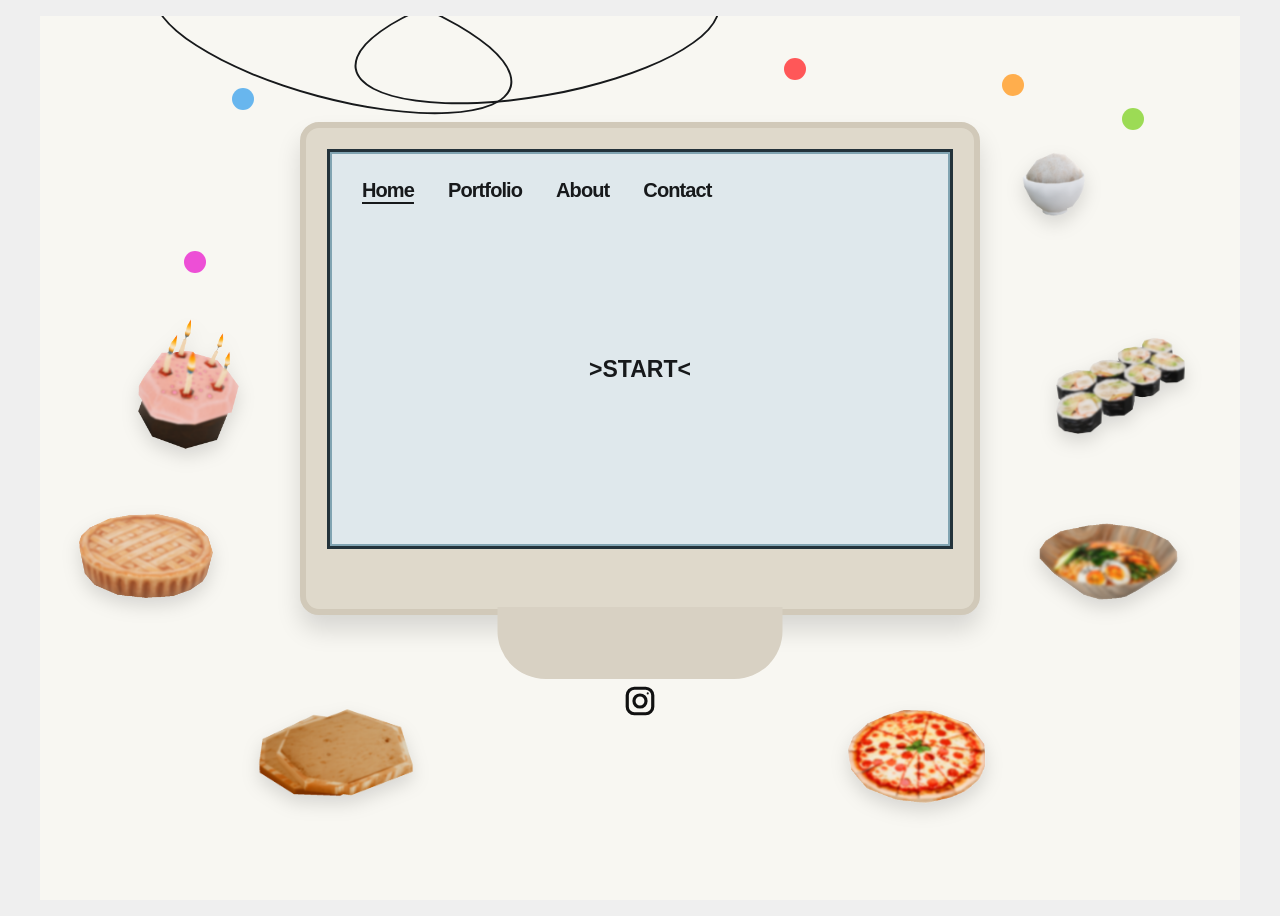
<file: index.html>
<!doctype html>
<html lang="en">
<head>
  <meta charset="utf-8">
  <meta name="viewport" content="width=device-width,initial-scale=1">
  <title>Yiktan's Portfolio</title>
  <style>
    *{box-sizing:border-box}
    :root{--paper:#f8f7f2;--screen:#dfe8ec;--ink:#17191b}
    body{margin:0;background:#efefef;color:var(--ink);font-family:Arial,Helvetica,sans-serif;min-height:100vh}
    .canvas{position:relative;min-height:calc(100vh - 16px);margin:16px auto 0;max-width:1200px;background:var(--paper);overflow:hidden;padding:60px 6vw 110px}
    .orbit{position:absolute;width:370px;height:120px;border:2px solid;border-radius:50%;top:-37px;left:9%;transform:rotate(15deg);z-index:1}
    .orbit.b{left:26%;top:-39px;transform:rotate(-10deg)}
    .dot{position:absolute;width:22px;height:22px;border-radius:50%;z-index:1}
    .blue{left:16%;top:72px;background:#68b6ee}.red{left:62%;top:42px;background:#ff5758}.orange{right:18%;top:58px;background:#ffae4d}.green{right:8%;top:92px;background:#9cdb55}.pink{left:25%;top:145px;background:#d843f5}.magenta{left:12%;top:235px;background:#ed4fd6}
    .sticker-field{position:absolute;inset:0;z-index:2;pointer-events:none;overflow:hidden}
    .sticker{position:absolute;left:var(--x);top:var(--y);width:var(--w);height:auto;object-fit:contain;filter:drop-shadow(0 8px 9px #0002);animation:float var(--d) ease-in-out infinite alternate;animation-delay:var(--delay)}
    .sticker:nth-child(even){animation-name:floatReverse}
    @keyframes float{from{transform:translate(-65px,-42px) rotate(var(--r))}to{transform:translate(72px,58px) rotate(calc(var(--r) + 8deg))}}
    @keyframes floatReverse{from{transform:translate(68px,-54px) rotate(var(--r))}to{transform:translate(-76px,66px) rotate(calc(var(--r) - 7deg))}}
    .start{position:absolute;z-index:5;left:50%;top:55%;transform:translate(-50%,-50%);font:900 23px "Arial Black",Arial;cursor:pointer;white-space:nowrap}
    .monitor{position:relative;z-index:4;width:min(680px,86vw);margin:46px auto 0;background:#dfd9cb;border:6px solid #d1c9b9;border-radius:19px;padding:21px 21px 60px;box-shadow:0 15px 24px #0002}
    .screen{height:400px;background:var(--screen);border:3px solid #23323a;box-shadow:inset 0 0 0 2px #81a4b2;position:relative;padding:27px 32px}
    .screen-nav{display:flex;gap:34px;font-family:"Arial Black",Arial,Helvetica,sans-serif;font-size:20px;font-weight:900;letter-spacing:-.045em}
    .screen-nav a{color:inherit;text-decoration:none}
    .screen-nav a:first-child{text-decoration:underline;text-decoration-thickness:2px;text-underline-offset:5px}
    .screen-title{font-family:"Arial Rounded MT Bold","Trebuchet MS",Arial,sans-serif;font-size:clamp(45px,5.2vw,58px);font-weight:900;text-align:center;margin-top:105px;letter-spacing:-.055em;white-space:nowrap}
    .stand{position:absolute;left:50%;bottom:-70px;transform:translateX(-50%);width:285px;height:72px;background:#d8d1c3;border-radius:0 0 48px 48px;z-index:-1}
    .menu{position:absolute;top:80px;left:160px;width:300px;background:#dfe8ec;border:3px solid;border-radius:15px;padding:15px 11px;display:none;z-index:10;box-shadow:0 7px 0 #0001}
    .menu.open{display:block}
    .menu a{display:block;color:#17191b;text-decoration:none;font:900 17px/1.65 "Arial Black",Arial;letter-spacing:-.035em}
    .menu a:hover{text-decoration:underline}
    .info-card{position:absolute;inset:0;background:#dfe8ec;display:none;align-items:center;justify-content:center;text-align:center;padding:30px;z-index:9}
    .info-card.open{display:flex}
    .card-back{position:absolute;left:22px;top:20px;border:0;background:transparent;color:#111;padding:4px 0;font:900 15px "Arial Black",Arial;letter-spacing:-.04em;cursor:pointer}
    .card-back:hover{text-decoration:underline;text-decoration-thickness:2px;text-underline-offset:4px}
    .info-inner h2{font-size:42px;font-weight:900;line-height:1.02;margin:0 0 26px}
    .info-inner h3{max-width:520px;font-size:24px;line-height:1.2;font-weight:800;margin:0 auto 30px}
    .about-card .info-inner p{max-width:700px;font-family:Arial,Helvetica,sans-serif;font-size:clamp(19px,2vw,25px);font-weight:400;line-height:1.45;margin:0 auto 31px}
    .about-card .info-inner p:last-child{margin-top:38px;font-size:clamp(17px,1.7vw,21px);font-weight:600}
    .contact-card .info-inner p{max-width:560px;font-size:17px;line-height:1.45;margin:0 auto 18px}
    .contact-card .info-inner p:last-child{margin-top:28px;font-weight:700}
    @media(max-width:820px){.monitor{width:min(680px,94vw)}.sticker{width:calc(var(--w) * .72)}}
    @media(max-width:700px){
      .canvas{padding:50px 12px 105px}
      .screen{height:330px;padding:18px}
      .screen-nav{gap:15px;font-size:15px}
      .screen-title{font-size:clamp(36px,9vw,48px);margin-top:88px}
      .menu{left:62px;top:58px;width:235px}
      .menu a{font-size:15px}
      .start{font-size:17px}
      .monitor{padding:13px 13px 45px}
      .stand{width:210px;height:55px;bottom:-53px}
      .sticker-field{opacity:.72}
      .about-card .info-inner p{font-size:18px;line-height:1.45}
    }
  </style>
  <link rel="stylesheet" href="./about-icons.css">
  <link rel="stylesheet" href="./about-compact.css">
  <link rel="stylesheet" href="./mini-interaction.css">
</head>
<body>
  <main class="canvas">
    <div class="orbit"></div><div class="orbit b"></div>
    <i class="dot blue"></i><i class="dot red"></i><i class="dot orange"></i><i class="dot green"></i><i class="dot pink"></i><i class="dot magenta"></i>
    <div class="sticker-field">
      <img class="sticker" style="--x:80%;--y:12%;--w:110px;--d:9s;--delay:-6s;--r:8deg" src="home-stickers/rice-direct.png" alt="">
      <img class="sticker" style="--x:3%;--y:56%;--w:140px;--d:11s;--delay:-4s;--r:7deg" src="home-stickers/pie.png" alt="">
      <img class="sticker" style="--x:83%;--y:57%;--w:145px;--d:10s;--delay:-8s;--r:-9deg" src="home-stickers/noodle.png" alt="">
      <img class="sticker" style="--x:18%;--y:78%;--w:160px;--d:12s;--delay:-3s;--r:-5deg" src="home-stickers/board.png" alt="">
      <img class="sticker" style="--x:67%;--y:78%;--w:145px;--d:9.5s;--delay:-1s;--r:11deg" src="home-stickers/pizza.png" alt="">
      <img class="sticker" style="--x:8%;--y:34%;--w:105px;--d:10.5s;--delay:-7s;--r:6deg" src="home-stickers/cake.png" alt="">
      <img class="sticker" style="--x:84%;--y:35%;--w:145px;--d:8.5s;--delay:-5s;--r:-7deg" src="home-stickers/sushi-direct.png" alt="">
    </div>
    <section class="monitor">
      <div class="screen">
        <nav class="screen-nav">
          <a href="./index.html" class="home">Home</a>
          <a href="#" class="portfolio">Portfolio</a>
          <a href="#about" class="about">About</a>
          <a href="#contact" class="contact">Contact</a>
        </nav>
        <div class="start">&gt;START&lt;</div>
        <div class="menu">
          <a href="./media-art-surface-level.html">Media Art</a>
          <a href="./graphic-design.html">Graphic Design</a>
          <a href="./animation.html">Animation</a>
          <a href="./drawings.html">Drawings</a>
        </div>
        <div class="info-card about-card">
          <button class="card-back" type="button">← BACK</button>
          <div class="info-inner">
            <h2>Hi,<br>I'm Yiktan.</h2>
            <h3>I make things somewhere between 3D, design and digital experiments.</h3>
            <p>Education</p>
            <p>Interests</p>
          </div>
        </div>
        <div class="info-card contact-card">
          <button class="card-back" type="button">← BACK</button>
          <div class="info-inner"><p>qyiktandmu@gmail.com</p></div>
        </div>
      </div>
      <div class="stand"></div>
    </section>
  </main>
  <script src="./content.js"></script>
  <script>
    const portfolio=document.querySelector('.portfolio'),menu=document.querySelector('.menu'),contact=document.querySelector('.contact'),about=document.querySelector('.about'),contactCard=document.querySelector('.contact-card'),aboutCard=document.querySelector('.about-card'),home=document.querySelector('.home');
    function closeAll(){menu.classList.remove('open');contactCard.classList.remove('open');aboutCard.classList.remove('open')}
    portfolio.onclick=e=>{e.preventDefault();const opening=!menu.classList.contains('open');closeAll();if(opening)menu.classList.add('open')};
    contact.onclick=e=>{e.preventDefault();closeAll();contactCard.classList.add('open');history.replaceState(null,'','#contact')};
    about.onclick=e=>{e.preventDefault();closeAll();aboutCard.classList.add('open');history.replaceState(null,'','#about')};
    home.onclick=e=>{e.preventDefault();closeAll();history.replaceState(null,'',location.pathname)};
    document.querySelectorAll('.card-back').forEach(button=>button.onclick=()=>{closeAll();history.replaceState(null,'',location.pathname)});
    if(location.hash==='#contact')contact.click();
    if(location.hash==='#about')about.click();
  </script>
  <script src="./mini-interaction.js"></script>
  <script src="./about-tools.js"></script>
  <script src="./content-loader.js"></script>
</body>
</html>
</file>
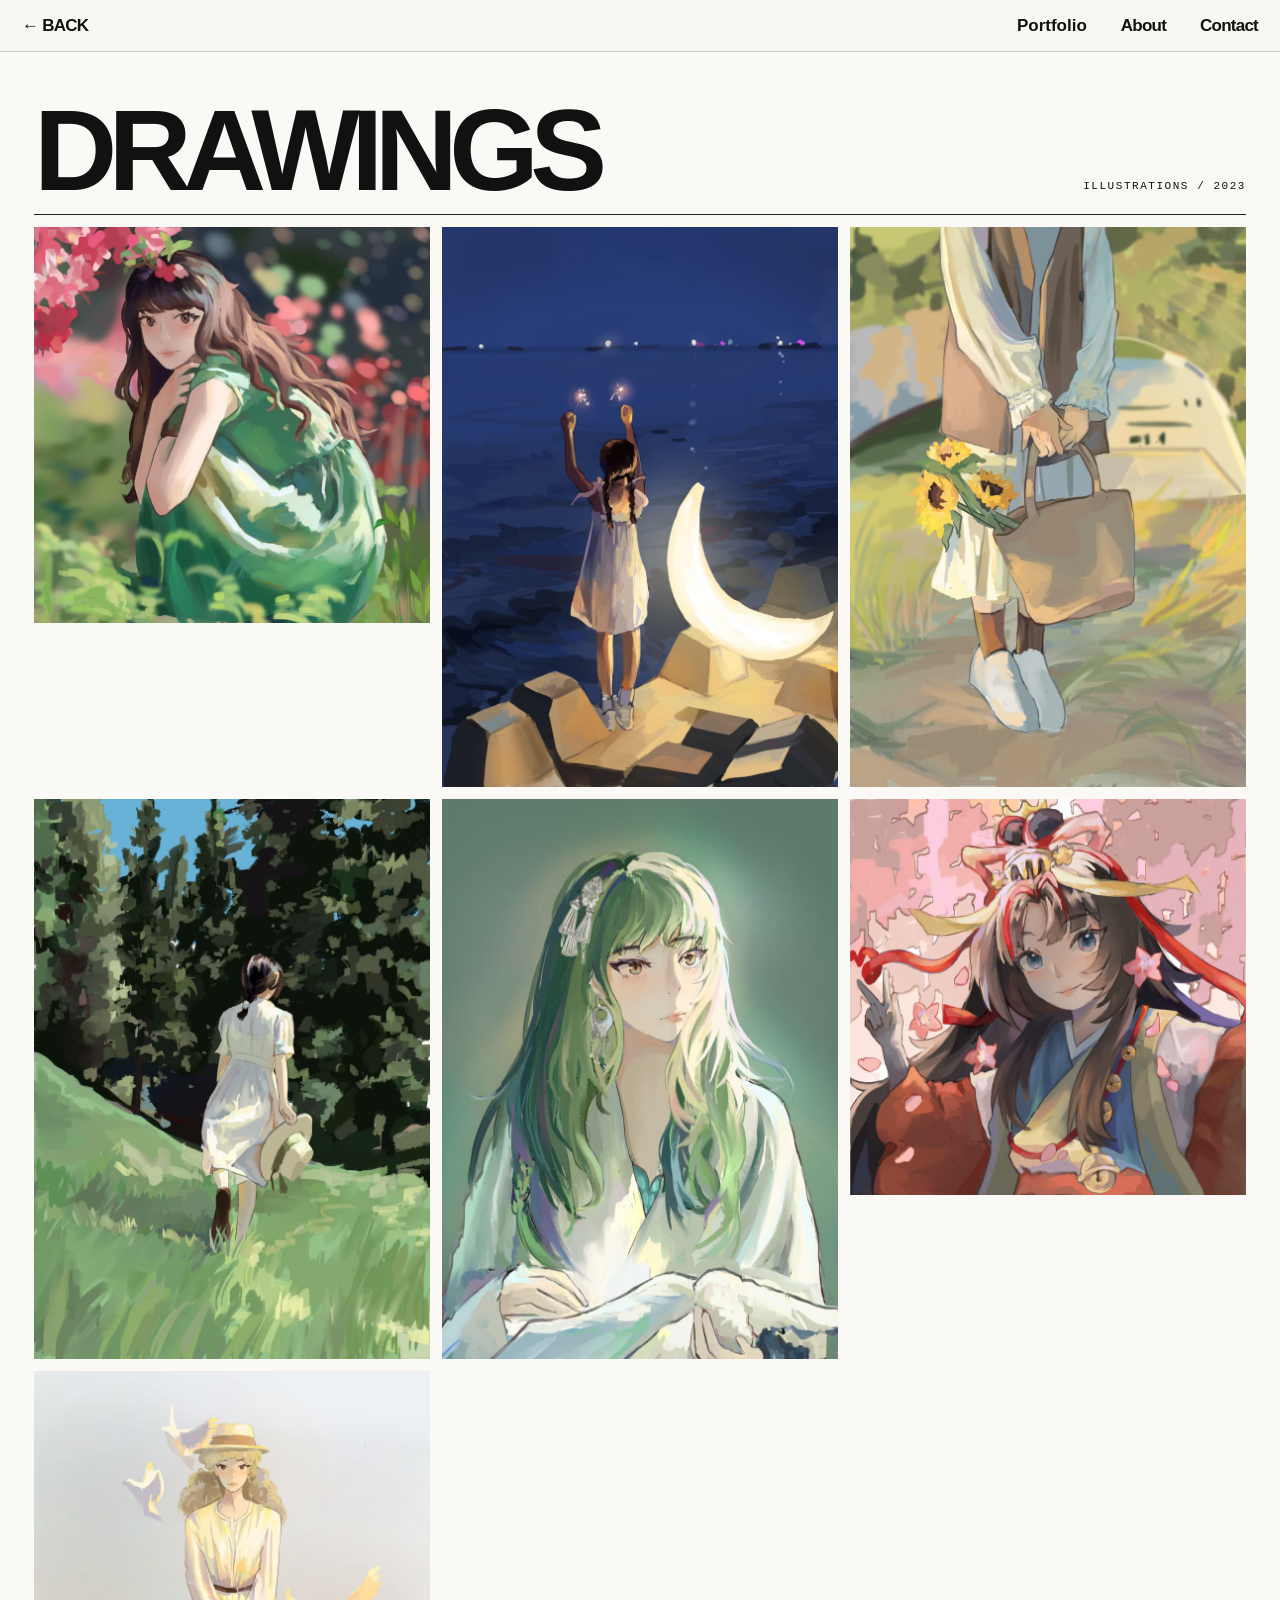
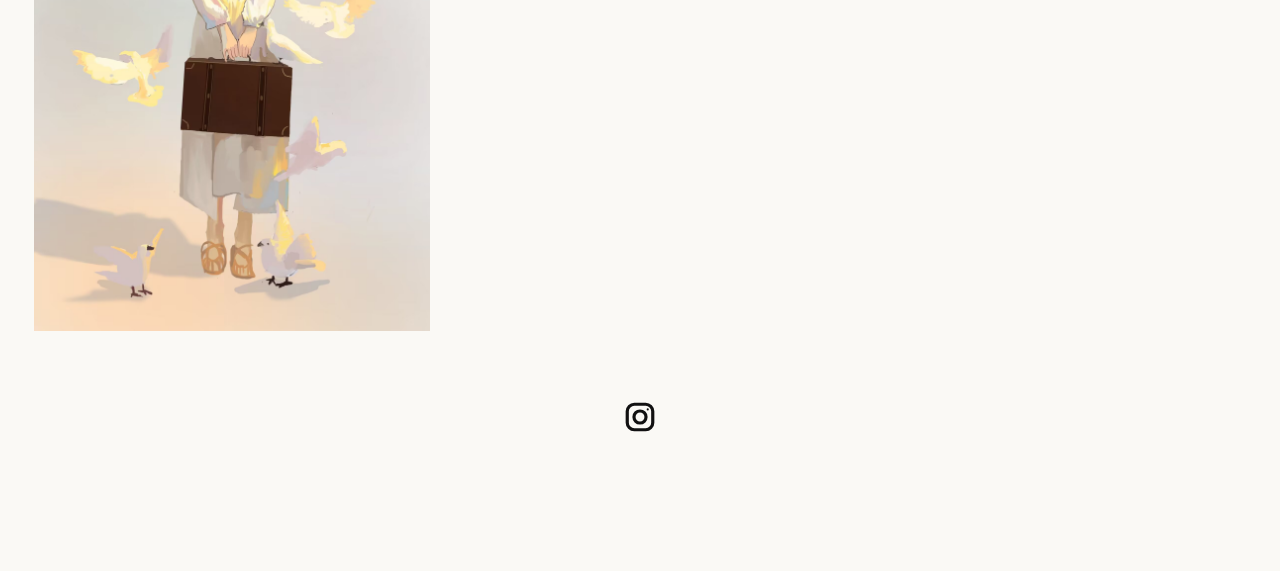
<file: drawings.html>
<!doctype html>
<html lang="en">
<head>
  <meta charset="utf-8">
  <meta name="viewport" content="width=device-width,initial-scale=1">
  <title>Drawings — Yiktan's Portfolio</title>
  <style>
    *{box-sizing:border-box}body{margin:0;background:#faf9f5;color:#111;font-family:Arial,sans-serif}.page{max-width:1380px;margin:auto;padding:52px 34px 80px}.top{display:flex;align-items:flex-end;justify-content:space-between;border-bottom:1px solid #222;padding-bottom:18px;margin-bottom:12px}.top h1{font-size:clamp(58px,9vw,126px);line-height:.8;letter-spacing:-.075em;margin:0}.top p{font:11px "Courier New";letter-spacing:.14em;margin:0 0 4px}.gallery{display:grid;grid-template-columns:repeat(3,minmax(0,1fr));gap:12px;align-items:start}.art{position:relative;margin:0;overflow:hidden;background:#eee;cursor:zoom-in}.art img{width:100%;height:auto;object-fit:contain;display:block;transition:transform .4s}.art:hover img{transform:scale(1.018)}.art span{position:absolute;left:8px;bottom:7px;background:#faf9f5df;padding:4px 6px;font:10px "Courier New";opacity:0}.art:hover span{opacity:1}.lightbox{position:fixed;inset:0;background:#111e;display:none;align-items:center;justify-content:center;padding:35px;z-index:20}.lightbox.open{display:flex}.lightbox img{max-width:94vw;max-height:90vh;object-fit:contain}.close{position:fixed;right:25px;top:20px;background:#faf9f5;border:1px solid;padding:8px 11px;font:12px "Courier New";cursor:pointer}.back{display:inline-block;margin-top:34px;color:#111;font:12px "Courier New";text-decoration:none;border-bottom:1px solid}@media(max-width:900px){.page{padding:34px 16px 60px}.top{align-items:flex-start;gap:20px;flex-direction:column}.gallery{grid-template-columns:repeat(2,minmax(0,1fr));gap:10px}}@media(max-width:600px){.page{padding:30px 14px 52px}.gallery{grid-template-columns:1fr;gap:16px}.top h1{font-size:52px}}
  </style>
  <link rel="stylesheet" href="./site-nav.css">
</head>
<body>
  <nav class="global-nav">
    <a class="nav-home" href="./index.html">← BACK</a>
    <div class="global-portfolio"><button type="button">Portfolio</button><div class="global-menu"><a href="./media-art-surface-level.html">Media Art</a><a href="./graphic-design.html">Graphic Design</a><a href="./animation.html">Animation</a><a href="./drawings.html">Drawings</a></div></div>
    <a href="./index.html#about">About</a><a href="./index.html#contact">Contact</a>
  </nav>
  <main class="page">
    <header class="top"><h1>DRAWINGS</h1><p>SELECTED ILLUSTRATIONS / 2023—2026</p></header>
    <section class="gallery">
      <figure class="art"><img src="drawings/drawing-01.jpg" alt="Illustration 01"><span>01 / DRAWING</span></figure>
      <figure class="art"><img src="drawings/drawing-02.jpg" alt="Illustration 02"><span>02 / DRAWING</span></figure>
      <figure class="art"><img src="drawings/drawing-03.jpg" alt="Illustration 03"><span>03 / DRAWING</span></figure>
      <figure class="art"><img src="drawings/drawing-04.jpg" alt="Illustration 04"><span>04 / DRAWING</span></figure>
      <figure class="art"><img src="drawings/drawing-05.jpg" alt="Illustration 05"><span>05 / DRAWING</span></figure>
      <figure class="art"><img src="drawings/drawing-06.jpg" alt="Illustration 06"><span>06 / DRAWING</span></figure>
      <figure class="art"><img src="drawings/drawing-07.jpg" alt="Illustration 07"><span>07 / DRAWING</span></figure>
    </section>
    <a class="back" href="./index.html">← BACK HOME</a>
  </main>
  <div class="lightbox"><button class="close">CLOSE ×</button><img alt="Expanded drawing"></div>
  <script src="./content.js"></script>
  <script>const box=document.querySelector('.lightbox'),large=box.querySelector('img');document.querySelectorAll('.art img').forEach(img=>img.onclick=()=>{large.src=img.src;box.classList.add('open')});box.onclick=e=>{if(e.target===box||e.target.classList.contains('close'))box.classList.remove('open')};addEventListener('keydown',e=>{if(e.key==='Escape')box.classList.remove('open')});</script>
  <script src="./site-nav.js"></script>
  <script>document.title="Drawings — Yiktan's Portfolio";document.querySelector(".nav-home").textContent="← BACK";document.querySelector(".top p").textContent="SELECTED ILLUSTRATIONS / 2023—2026";document.querySelector(".back").textContent="← BACK HOME";document.querySelector(".close").textContent="CLOSE ×";</script>
  <script src="./content-loader.js"></script>
</body>
</html>
</file>
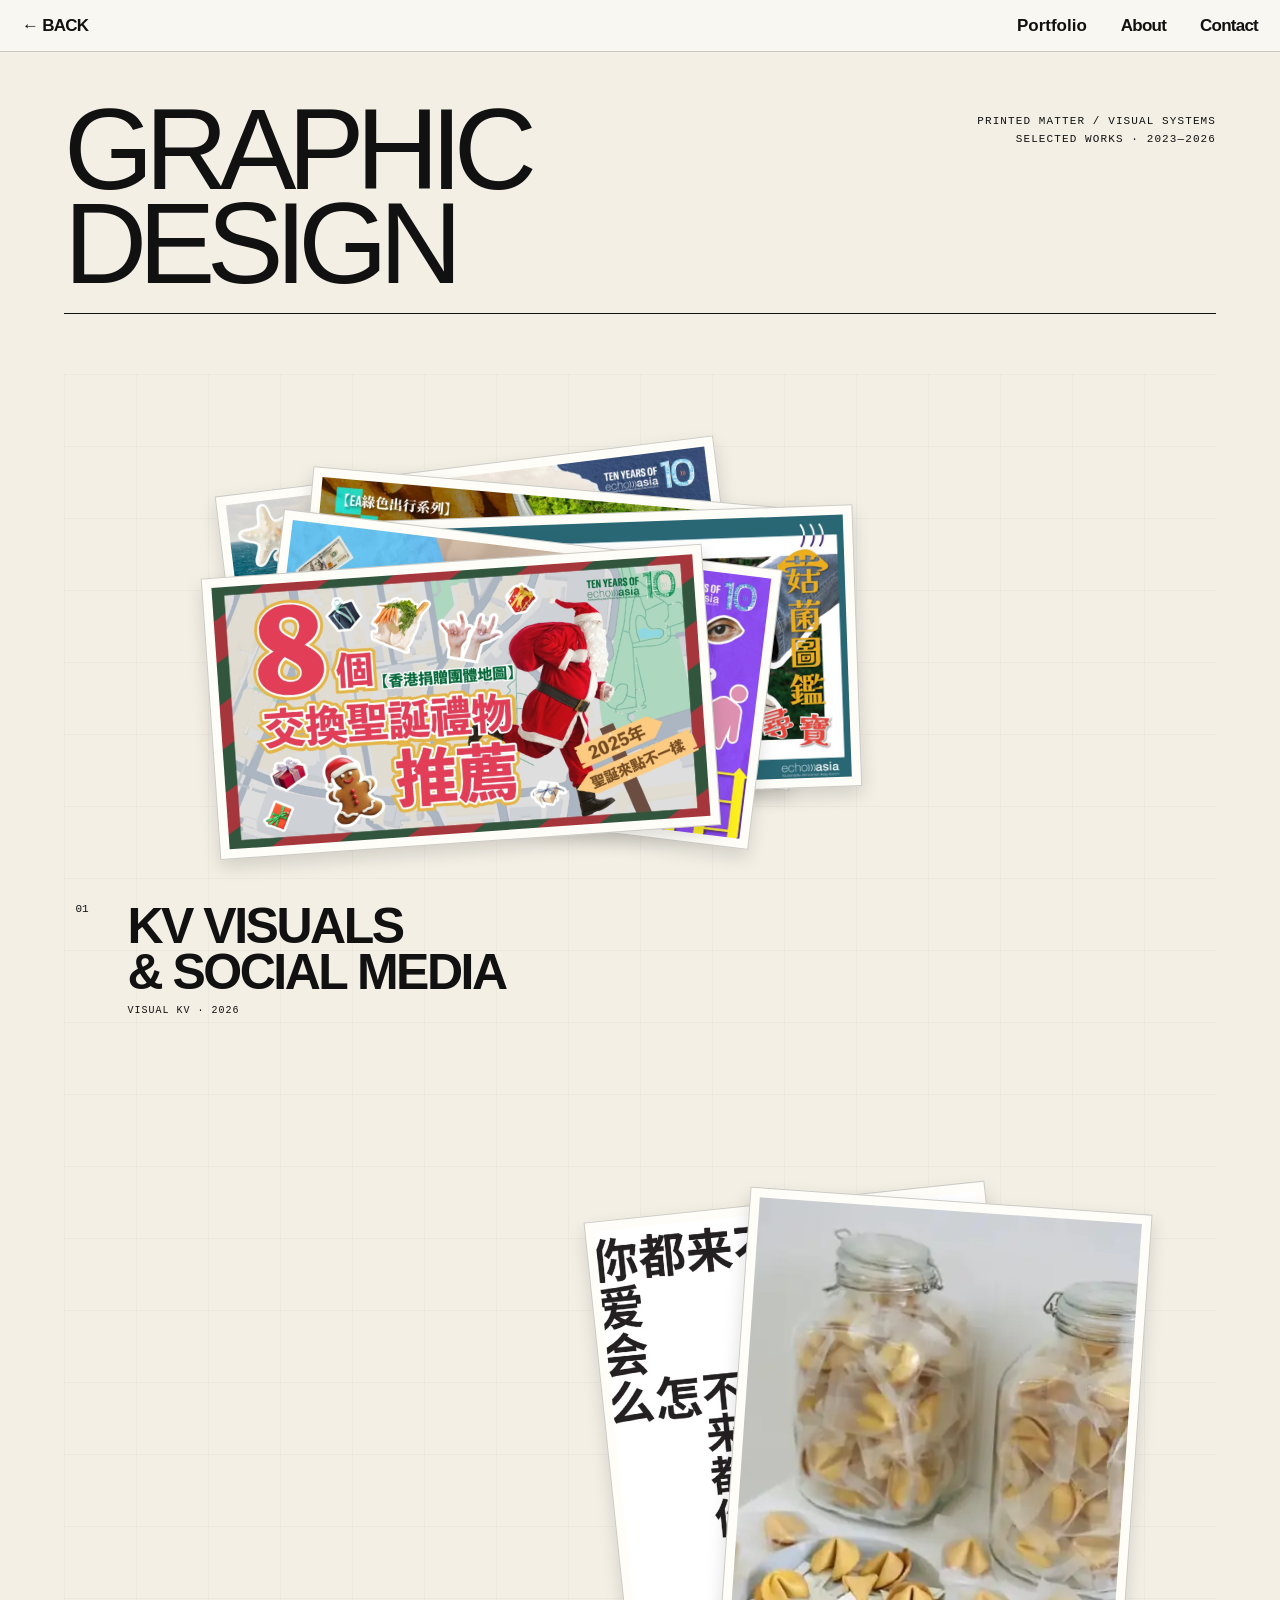
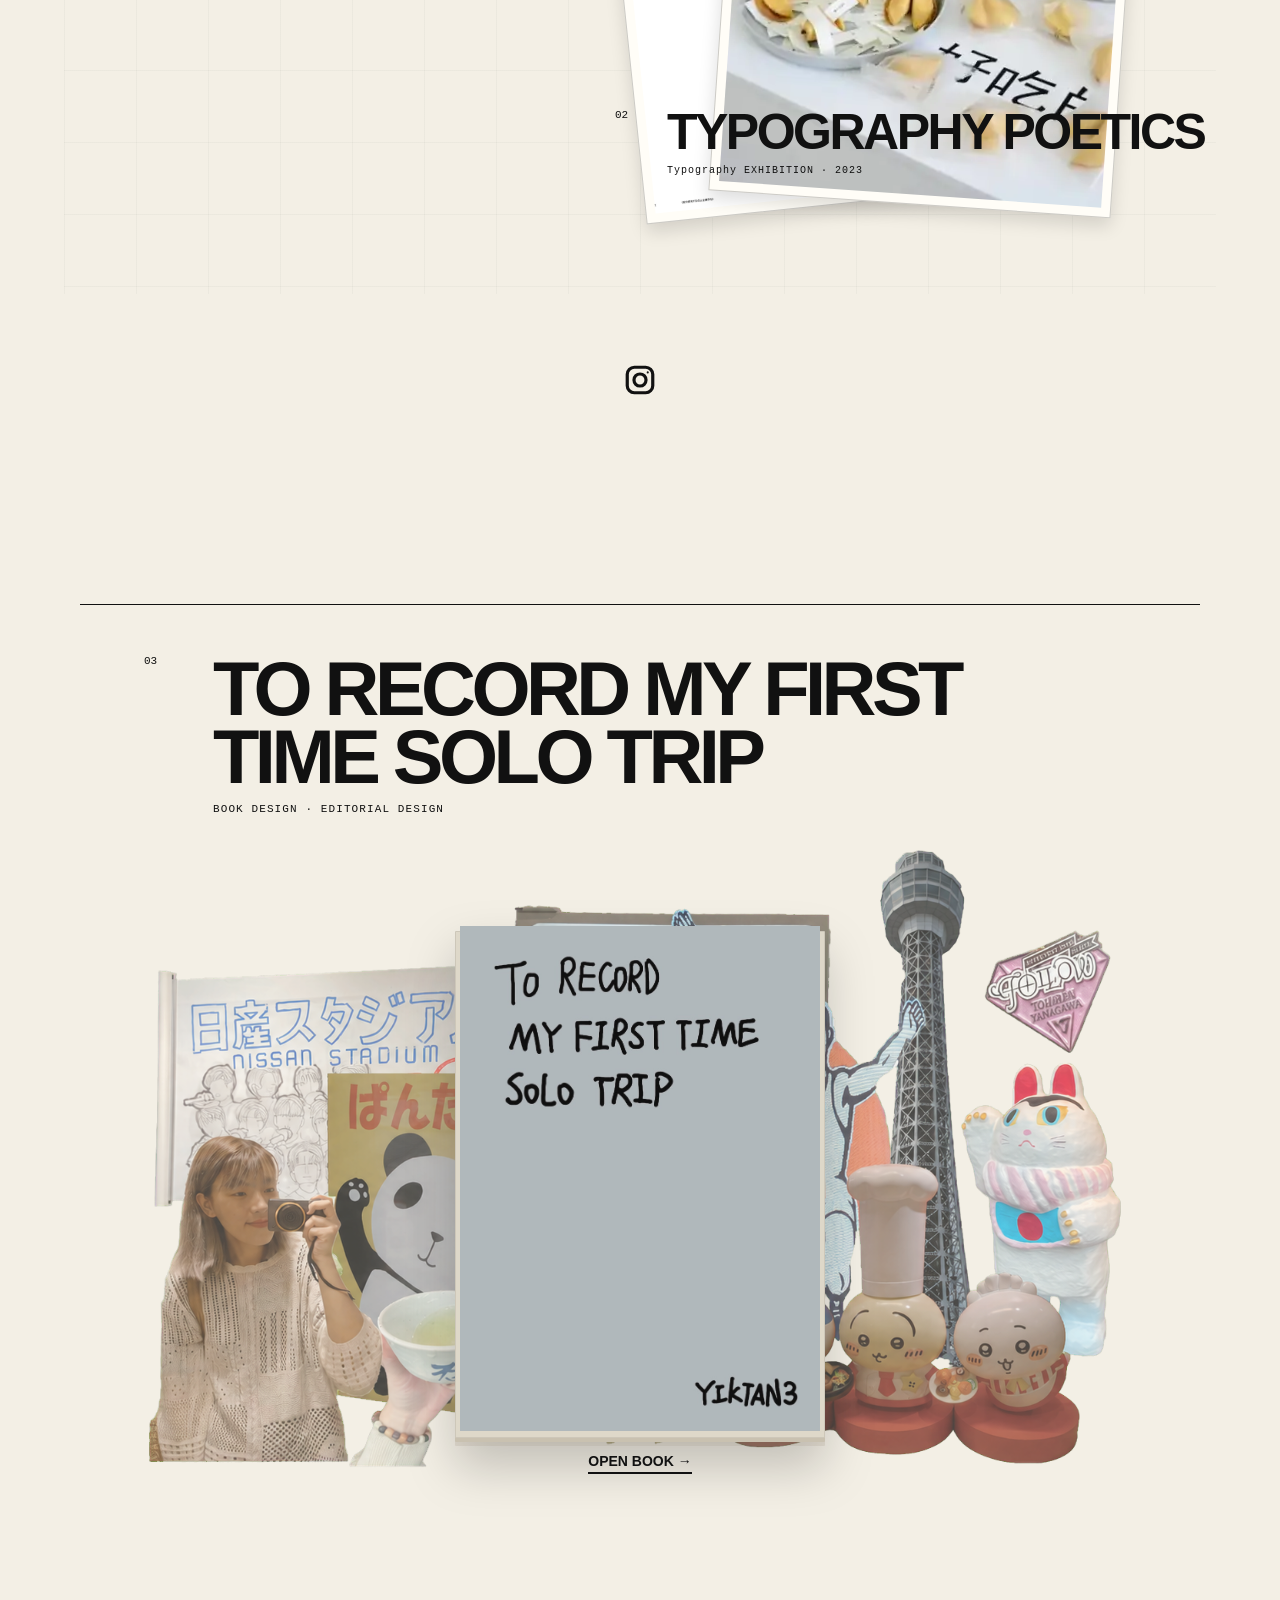
<file: graphic-design.html>
<!doctype html>
<html lang="en">
<head>
<meta charset="utf-8">
<meta name="viewport" content="width=device-width,initial-scale=1">
<title>Graphic Design Archive</title>
<link rel="stylesheet" href="./site-nav.css">
<style>
*{box-sizing:border-box}
body{margin:0;background:#f3efe5;color:#111;font-family:Arial,sans-serif}
.page{max-width:1320px;margin:auto;padding:50px clamp(22px,5vw,70px) 130px}
.head{display:flex;justify-content:space-between;align-items:flex-start;border-bottom:1px solid;padding-bottom:22px}
.head h1{font-size:clamp(58px,9vw,120px);line-height:.82;letter-spacing:-.075em;font-weight:500;margin:0}
.head p{font:11px/1.6 "Courier New";text-align:right;letter-spacing:.1em}
.desk{position:relative;display:flex;flex-direction:column;gap:110px;margin-top:60px;padding:20px 1% 90px;background-image:linear-gradient(#11111108 1px,transparent 1px),linear-gradient(90deg,#11111108 1px,transparent 1px);background-size:72px 72px}
.project{position:relative}.p1{width:min(760px,67vw)}.p2{width:min(650px,58vw);align-self:flex-end}
.stack{position:relative;height:650px;cursor:pointer}.sheet{position:absolute;background:#fffdf7;padding:9px;border:1px solid #0003;box-shadow:0 8px 18px #0002;transition:.65s cubic-bezier(.2,.8,.2,1)}.sheet img{display:block;width:100%;height:100%;object-fit:cover}
.p1 .sheet{width:66%;aspect-ratio:1288/724;left:15%;top:55px}.p1 .sheet:nth-child(1){transform:rotate(-7deg);z-index:1}.p1 .sheet:nth-child(2){transform:translate(14%,8%) rotate(5deg);z-index:2}.p1 .sheet:nth-child(3){transform:translate(25%,17%) rotate(-2deg);z-index:3}.p1 .sheet:nth-child(4){transform:translate(7%,26%) rotate(7deg);z-index:4}.p1 .sheet:nth-child(5){transform:translate(-4%,34%) rotate(-4deg);z-index:5}.stack:hover .sheet{box-shadow:0 20px 38px #0003}.p1 .stack:hover .sheet:nth-child(1){transform:translate(-10%,-10%) rotate(-6deg)}.p1 .stack:hover .sheet:nth-child(2){transform:translate(32%,-1%) rotate(4deg)}.p1 .stack:hover .sheet:nth-child(3){transform:translate(42%,32%) rotate(-2deg)}.p1 .stack:hover .sheet:nth-child(4){transform:translate(-6%,43%) rotate(6deg)}.p1 .stack:hover .sheet:nth-child(5){transform:translate(22%,48%) rotate(-3deg)}
.meta{position:absolute;bottom:0;display:grid;grid-template-columns:40px 1fr;gap:12px}.meta small{font:11px "Courier New"}.meta h2{font-size:clamp(28px,4vw,50px);line-height:.92;letter-spacing:-.05em;text-transform:uppercase;margin:0 0 8px}.meta p{font:10px "Courier New";letter-spacing:.1em}.view{font:10px "Courier New";letter-spacing:.12em;opacity:0}.project:hover .view{opacity:1}
.p2 .sheet{width:62%;aspect-ratio:2/3;top:30px;transition:transform .72s cubic-bezier(.2,1.32,.28,1),box-shadow .45s ease}.p2 .sheet:nth-child(1){left:3%;transform:rotate(-6deg)}.p2 .sheet:nth-child(2){right:5%;transform:rotate(4deg)}.p2 .stack:hover .sheet:nth-child(1),.p2.expanded .sheet:nth-child(1){transform:translate(-13%,-4%) rotate(-8deg)}.p2 .stack:hover .sheet:nth-child(2),.p2.expanded .sheet:nth-child(2){transform:translate(14%,6%) rotate(6deg)}.p2 .meta{right:0}
.inline-gallery{display:grid;grid-template-columns:repeat(2,minmax(0,1fr));gap:18px;max-height:0;opacity:0;overflow:hidden;transform:translateY(-18px);transition:max-height .8s cubic-bezier(.2,.8,.2,1),opacity .35s ease,transform .65s cubic-bezier(.2,.8,.2,1);pointer-events:none}
.project.expanded .inline-gallery{max-height:4200px;opacity:1;transform:none;pointer-events:auto;margin-top:34px;padding:8px 0 4px}
.p2 .inline-gallery{align-items:start}.p2 .inline-gallery figure{align-self:start;height:auto}.p2.expanded .inline-gallery{animation:p2GalleryBounce .78s cubic-bezier(.18,.9,.24,1.12) both}
@keyframes p2GalleryBounce{0%{opacity:0;transform:translateY(-24px) scale(.965)}62%{opacity:1;transform:translateY(5px) scale(1.012)}82%{transform:translateY(-2px) scale(.997)}100%{opacity:1;transform:none}}
.inline-gallery figure{margin:0;background:#fffdf7;padding:10px;border:1px solid #0003;box-shadow:0 10px 24px #0002}.inline-gallery img{display:block;width:100%;height:auto}
.inline-gallery figure:nth-child(3n+2){transform:translateY(26px) rotate(.7deg)}.inline-gallery figure:nth-child(3n){transform:rotate(-.6deg)}
.collapse{grid-column:1/-1;justify-self:end;margin-top:24px;padding:0 0 4px;border:0;border-bottom:1px solid;background:transparent;color:#111;font:11px "Courier New";letter-spacing:.1em;cursor:pointer}.project.expanded .view{opacity:0}
.book-project{position:relative;isolation:isolate;max-width:1120px;min-height:980px;margin:20px auto 100px;padding:50px clamp(22px,5vw,70px);border-top:1px solid #111;overflow:hidden}
.book-project:before{content:"";position:absolute;z-index:-1;inset:68px -10px 12px;background:url("graphic-design/travel-book/back-collage.png") center bottom/contain no-repeat;opacity:.72;pointer-events:none}
.book-project .book-meta{position:relative;display:grid;grid-template-columns:55px 1fr;gap:14px;margin-bottom:34px}.book-project small{font:11px "Courier New"}.book-project h2{font-size:clamp(36px,6vw,76px);line-height:.9;letter-spacing:-.06em;margin:0 0 10px;text-transform:uppercase}.book-project p{font:11px "Courier New";letter-spacing:.1em}
.book-cover{position:relative;z-index:1;display:block;width:min(360px,75vw);margin:0 auto;transform:rotate(-3deg);background:#afb8bc;padding:10px;box-shadow:0 18px 32px #0003;transition:.35s}.book-cover:hover{transform:rotate(0) translateY(-8px);box-shadow:0 28px 42px #0004}.book-cover img{display:block;width:100%;height:auto}.book-link{position:relative;z-index:1;text-align:center;margin-top:26px}.book-link a{color:#111;font:900 14px Arial Black,Arial;text-decoration:none;border-bottom:2px solid}
.journal-layer{position:relative;z-index:2;min-height:680px;display:flex;flex-direction:column;align-items:center;justify-content:center;perspective:2400px}
.journal-book{position:relative;width:min(360px,75vw);aspect-ratio:436.535/612.283;transform-style:preserve-3d;filter:drop-shadow(0 24px 24px #0003);transition:width .58s cubic-bezier(.22,.7,.2,1),transform .58s cubic-bezier(.22,.7,.2,1);will-change:width,transform}
.journal-book.open,.journal-book.preparing-open{width:min(850px,88vw);aspect-ratio:873.07/612.283}
.journal-book img{display:none;position:absolute;top:0;width:100%;height:100%;object-fit:contain;background:#fffdf7;backface-visibility:hidden;transition:left .58s cubic-bezier(.22,.7,.2,1),width .58s cubic-bezier(.22,.7,.2,1),filter .28s,transform .28s}
.journal-book img.single{display:block;left:0}.journal-book.preparing-open img.single{width:50%;left:50%}
.journal-book.open img.left-page,.journal-book.open img.right-page{display:block;width:50%;height:100%}.journal-book.open img.left-page{left:0}.journal-book.open img.right-page{left:50%}
.journal-inner{display:none;position:absolute;top:0;width:50%;height:100%;background:#b0b8bc}.journal-book.open.gray-left .journal-inner{display:block;left:0}.journal-book.open.gray-right .journal-inner{display:block;left:50%}
.journal-book.open:after,.journal-book.preparing-open:after{content:"";position:absolute;z-index:12;left:50%;top:0;bottom:0;width:2px;transform:translateX(-1px);background:#3b342819;box-shadow:-8px 0 18px #0002,8px 0 18px #fff8;pointer-events:none}
.journal-book:before{content:"";position:absolute;z-index:-1;inset:5px -5px -7px;border:1px solid #736d6228;background:#ded8c9;box-shadow:0 4px 0 #c9c1b0,0 8px 0 #aaa18e40;border-radius:1px;pointer-events:none}
.journal-corner{position:absolute;z-index:70;bottom:0;width:24%;height:29%;border:0;background:transparent;cursor:pointer;color:transparent}.journal-prev-hit{left:0}.journal-next-hit{right:0}
.journal-book.peel-right img.right-page,.journal-book.peel-right img.single{transform-origin:left bottom;transform:perspective(1600px) rotateY(-7deg) rotateZ(-.45deg);clip-path:polygon(0 0,100% 0,100% 88%,93% 100%,0 100%);filter:drop-shadow(-12px 10px 9px #0004)}
.journal-book.peel-left img.left-page,.journal-book.peel-left img.single{transform-origin:right bottom;transform:perspective(1600px) rotateY(7deg) rotateZ(.45deg);clip-path:polygon(0 0,100% 0,100% 100%,7% 100%,0 88%);filter:drop-shadow(12px 10px 9px #0004)}
.journal-turn{position:absolute;top:0;width:50%;height:100%;z-index:60;transform-style:preserve-3d;pointer-events:none;will-change:transform,filter;filter:drop-shadow(0 13px 13px #0006)}
.journal-turn.forward{right:0;transform-origin:left center;animation:journalForward .92s cubic-bezier(.22,.72,.16,1) forwards}.journal-turn.backward{left:0;transform-origin:right center;animation:journalBackward .92s cubic-bezier(.22,.72,.16,1) forwards}
.journal-face{position:absolute;inset:0;background-color:#fffdf7;background-repeat:no-repeat;background-position:center;background-size:contain;backface-visibility:hidden;overflow:hidden}.journal-front{transform:translateZ(1px)}.journal-back{transform:rotateY(180deg) translateZ(1px)}.journal-face:after{content:"";position:absolute;inset:-2px;pointer-events:none}
.forward .journal-front:after{background:linear-gradient(90deg,#0000 0 39%,#fff9 61%,#343434a6 89%,#000c);animation:journalShade .92s ease-in-out forwards}.forward .journal-back:after{background:linear-gradient(90deg,#000b,#2a2a2a88 10%,#fff8 48%,#0000 72%);animation:journalShade .92s ease-in-out forwards}.backward .journal-front:after{background:linear-gradient(270deg,#0000 0 39%,#fff9 61%,#343434a6 89%,#000c);animation:journalShade .92s ease-in-out forwards}.backward .journal-back:after{background:linear-gradient(270deg,#000b,#2a2a2a88 10%,#fff8 48%,#0000 72%);animation:journalShade .92s ease-in-out forwards}
.journal-turn:after{content:"";position:absolute;top:2%;bottom:2%;width:22%;border-radius:62% 26% 26% 62%;background:linear-gradient(90deg,#fff0,#fff9 30%,#5559 74%,#000a);filter:blur(3px);opacity:0;animation:journalCurl .92s ease-in-out}.journal-turn.forward:after{right:-1%}.journal-turn.backward:after{left:-1%;transform:scaleX(-1)}
@keyframes journalForward{0%{transform:perspective(1900px) rotateY(0) translateZ(0)}18%{transform:perspective(1900px) rotateY(-19deg) translateY(-3px) skewY(-.4deg) scaleX(.985)}48%{transform:perspective(1900px) rotateY(-89deg) translateY(-7px) skewY(-1.2deg) scaleX(.91)}74%{transform:perspective(1900px) rotateY(-154deg) translateY(-2px) skewY(.3deg) scaleX(.97)}100%{transform:perspective(1900px) rotateY(-180deg)}}
@keyframes journalBackward{0%{transform:perspective(1900px) rotateY(0) translateZ(0)}18%{transform:perspective(1900px) rotateY(19deg) translateY(-3px) skewY(.4deg) scaleX(.985)}48%{transform:perspective(1900px) rotateY(89deg) translateY(-7px) skewY(1.2deg) scaleX(.91)}74%{transform:perspective(1900px) rotateY(154deg) translateY(-2px) skewY(-.3deg) scaleX(.97)}100%{transform:perspective(1900px) rotateY(180deg)}}
@keyframes journalShade{0%,100%{opacity:0}22%{opacity:.35}50%{opacity:1}78%{opacity:.25}}@keyframes journalCurl{0%,100%{opacity:0;transform:scaleX(.2)}38%,60%{opacity:1;transform:scaleX(1.25)}}
.journal-open{position:relative;z-index:3;margin-top:22px;padding:0 0 3px;border:0;border-bottom:2px solid;background:transparent;color:#111;font:900 14px Arial Black,Arial;cursor:pointer}.book-project.book-active .journal-open{display:none}
.journal-nav{display:none;position:relative;z-index:3;width:min(850px,88vw);justify-content:space-between;align-items:center;margin-top:18px}.book-project.book-active .journal-nav{display:flex}.journal-nav button{border:0;border-bottom:1px solid;background:transparent;padding:0 0 3px;font:11px "Courier New";letter-spacing:.1em;cursor:pointer}.journal-counter{font:10px "Courier New";letter-spacing:.1em;color:#555}
@media(max-width:760px){.head{display:block}.head p{text-align:left}.desk{gap:90px;padding-inline:0}.project{width:100%}.stack{height:570px}.inline-gallery{grid-template-columns:minmax(0,1fr);width:100%}.inline-gallery figure{min-width:0}.inline-gallery figure:nth-child(n){transform:none}.book-project{min-height:760px}.book-project:before{inset:150px -50px 40px;opacity:.56}.book-project .book-meta{grid-template-columns:36px 1fr}.journal-layer{min-height:500px}.journal-book.open,.journal-book.preparing-open,.journal-nav{width:min(850px,96vw)}.journal-corner{width:30%;height:32%}}
@media(prefers-reduced-motion:reduce){.p2 .sheet,.p2 .inline-gallery{animation:none!important;transition-duration:.01ms!important}}
</style>
</head>
<body>
<nav class="global-nav"><a class="nav-home" href="#" onclick="event.preventDefault();history.back()">&larr; BACK</a><div class="global-portfolio"><button type="button">Portfolio</button><div class="global-menu"><a href="./media-art-surface-level.html">Media Art</a><a href="./graphic-design.html">Graphic Design</a><a href="./animation.html">Animation</a><a href="./drawings.html">Drawings</a></div></div><a href="./index.html#about">About</a><a href="./index.html#contact">Contact</a></nav>
<main class="page">
  <header class="head"><h1>GRAPHIC<br>DESIGN</h1><p>PRINTED MATTER / VISUAL SYSTEMS<br>SELECTED WORKS &middot; 2023&mdash;2026</p></header>
  <section class="desk">
    <article class="project p1"><div class="stack" data-expand="campaign" role="button" tabindex="0" aria-expanded="false"><figure class="sheet"><img src="graphic-design/campaign/shark.webp" alt="Campaign visual with sharks"></figure><figure class="sheet"><img src="graphic-design/campaign/fuel.webp" alt="Campaign visual about sustainable fuel"></figure><figure class="sheet"><img src="graphic-design/campaign/mushroom.webp" alt="Campaign visual with mushroom illustration"></figure><figure class="sheet"><img src="graphic-design/campaign/toilet.webp" alt="Campaign visual for World Toilet Day"></figure><figure class="sheet"><img src="graphic-design/campaign/112.jpg" alt="Christmas gift exchange campaign visual"></figure><div class="meta"><small>01</small><div><h2>Campaign Visuals<br>&amp; Social Media</h2><p>VISUAL CAMPAIGN &middot; 2026</p><span class="view">VIEW PROJECT &rarr;</span></div></div></div><div class="inline-gallery" data-content="campaign"><figure><img src="graphic-design/campaign/shark.webp" alt="Campaign visual with sharks"></figure><figure><img src="graphic-design/campaign/fuel.webp" alt="Campaign visual about sustainable fuel"></figure><figure><img src="graphic-design/campaign/mushroom.webp" alt="Campaign visual with mushroom illustration"></figure><figure><img src="graphic-design/campaign/toilet.webp" alt="Campaign visual for World Toilet Day"></figure><figure><img src="graphic-design/campaign/112.jpg" alt="Christmas gift exchange campaign visual"></figure><button class="collapse" type="button">CLOSE &times;</button></div></article>
    <article class="project p2"><div class="stack" data-expand="typography" role="button" tabindex="0" aria-expanded="false"><figure class="sheet"><img src="graphic-design/typography/hero.webp" alt="Typography Poetics exhibition poster"></figure><figure class="sheet"><img src="graphic-design/typography/fortune-cookies.webp" alt="Typography Poetics exhibition object"></figure><div class="meta"><small>02</small><div><h2>Typography Poetics</h2><p>EXHIBITION VISUAL DESIGN &middot; 2023</p><span class="view">VIEW PROJECT &rarr;</span></div></div></div><div class="inline-gallery" data-content="typography"><figure><img src="graphic-design/typography/hero.webp" alt="Typography Poetics exhibition poster"></figure><figure><img src="graphic-design/typography/fortune-cookies.webp" alt="Typography Poetics exhibition object"></figure><figure><img src="graphic-design/typography/event-poster.webp" alt="Typography Poetics event poster"></figure><figure><img src="graphic-design/typography/text-frames.webp" alt="Typography Poetics text frames"></figure><figure><img src="graphic-design/typography/exhibition-wide.webp" alt="Typography Poetics exhibition view"></figure><figure><img src="graphic-design/typography/exhibition-detail.webp" alt="Typography Poetics exhibition detail"></figure><button class="collapse" type="button">CLOSE &times;</button></div></article>
  </section>
</main>
<section class="book-project" id="travel-book">
  <div class="book-meta"><small>03</small><div><h2>To Record My First Time Solo Trip</h2><p>BOOK DESIGN &middot; EDITORIAL DESIGN</p></div></div>
  <div class="journal-layer"><div class="journal-book" aria-label="Interactive travel journal"><div class="journal-inner"></div><button class="journal-corner journal-prev-hit" type="button" aria-label="Turn to previous spread"></button><button class="journal-corner journal-next-hit" type="button" aria-label="Turn to next spread"></button></div><button class="journal-open" type="button">OPEN BOOK &rarr;</button><div class="journal-nav"><button class="journal-previous" type="button">&larr; PREVIOUS</button><span class="journal-counter">FRONT COVER</span><button class="journal-next" type="button">NEXT &rarr;</button></div></div>
</section>
<script src="./content.js"></script><script>
document.querySelectorAll('[data-expand]').forEach(stack=>{
  const project=stack.closest('.project');
  const toggle=()=>{const open=project.classList.toggle('expanded');stack.setAttribute('aria-expanded',String(open))};
  stack.addEventListener('click',toggle);
  stack.addEventListener('keydown',event=>{if(event.key==='Enter'||event.key===' '){event.preventDefault();toggle()}});
  project.querySelector('.collapse').addEventListener('click',()=>{project.classList.remove('expanded');stack.setAttribute('aria-expanded','false');stack.scrollIntoView({behavior:'smooth',block:'start'})});
});
</script>
<script>
const journalProject=document.querySelector('.book-project');
const journal=document.querySelector('.journal-book');
const journalOpen=document.querySelector('.journal-open');
const journalCounter=document.querySelector('.journal-counter');
const journalPrevHit=document.querySelector('.journal-prev-hit');
const journalNextHit=document.querySelector('.journal-next-hit');
const journalPrevious=document.querySelector('.journal-previous');
const journalNext=document.querySelector('.journal-next');
const journalCopy=window.PORTFOLIO_CONTENT?.graphicDesignPage?.project03||{};
for(let number=1;number<=48;number++){
  const image=document.createElement('img');
  image.src='graphic-design/travel-book/page-'+String(number).padStart(2,'0')+'.jpg';
  image.alt='Travel journal page '+number;
  journal.insertBefore(image,journal.querySelector('.journal-inner'));
}
const journalPages=[...journal.querySelectorAll('img')];
const journalSpreads=[{left:null,right:2}];
for(let left=3;left<=45;left+=2)journalSpreads.push({left,right:left+1});
const journalBackState=journalSpreads.length+1;
let journalState=0,journalBusy=false;
const journalSpreadAt=state=>state>0&&state<journalBackState?journalSpreads[state-1]:null;
function renderJournal(){
  journalPages.forEach(page=>page.className='');
  journal.className='journal-book';
  if(journalState===0){journalPages[0].className='single';journalCounter.textContent=journalCopy.frontCover||'FRONT COVER'}
  else if(journalState===journalBackState){journalPages[47].src='graphic-design/travel-book/page-48.jpg';journalPages[47].className='single';journalCounter.textContent=journalCopy.backCover||'BACK COVER'}
  else{
    journal.classList.add('open');
    const spread=journalSpreadAt(journalState);
    if(spread.left===null)journal.classList.add('gray-left');else journalPages[spread.left].className='left-page';
    if(spread.right===null)journal.classList.add('gray-right');else journalPages[spread.right].className='right-page';
    const leftLabel=spread.left===null?(journalCopy.innerCover||'INNER COVER'):String(spread.left).padStart(2,'0');
    const rightLabel=spread.right===null?(journalCopy.innerCover||'INNER COVER'):String(spread.right).padStart(2,'0');
    journalCounter.textContent=leftLabel+' '+String.fromCharCode(8212)+' '+rightLabel;
  }
  journalPrevHit.hidden=journalState===0;
  journalNextHit.hidden=journalState===journalBackState;
  journalPrevious.disabled=journalState===0;
  journalNext.disabled=journalState===journalBackState;
}
function journalVisual(state,side){
  if(state===0)return side==='right'?{src:journalPages[0].src,color:'#fffdf7'}:{src:'',color:'#b0b8bc'};
  if(state===journalBackState)return{src:'graphic-design/travel-book/page-48.jpg',color:'#b0b8bc'};
  const spread=journalSpreadAt(state),index=side==='left'?spread.left:spread.right;
  return index===null?{src:'',color:'#b0b8bc'}:{src:journalPages[index].src,color:'#fffdf7'};
}
function paintJournalFace(face,visual){face.style.backgroundColor=visual.color;face.style.backgroundImage=visual.src?'url("'+visual.src+'")':'none'}
function performJournalTurn(direction){
  const target=journalState+(direction==='forward'?1:-1);
  const front=direction==='forward'?journalVisual(journalState,'right'):journalVisual(journalState,'left');
  const back=direction==='forward'?journalVisual(target,'left'):journalVisual(target,'right');
  const leaf=document.createElement('div'),frontFace=document.createElement('div'),backFace=document.createElement('div');
  leaf.className='journal-turn '+direction;frontFace.className='journal-face journal-front';backFace.className='journal-face journal-back';
  paintJournalFace(frontFace,front);paintJournalFace(backFace,back);leaf.append(frontFace,backFace);
  const closing=target===0||target===journalBackState;
  journalState=target;if(!closing)renderJournal();journal.appendChild(leaf);
  setTimeout(()=>{leaf.remove();if(closing)renderJournal();journalBusy=false;if(journalState===0)journalProject.classList.remove('book-active')},940);
}
function turnJournal(direction){
  if(journalBusy)return;
  const target=journalState+(direction==='forward'?1:-1);if(target<0||target>journalBackState)return;
  journalBusy=true;
  if(journalState===0&&direction==='forward'){
    journalProject.classList.add('book-active');journal.classList.add('preparing-open');
    setTimeout(()=>performJournalTurn(direction),520);
  }else performJournalTurn(direction);
}
journalOpen.addEventListener('click',()=>turnJournal('forward'));
journalNextHit.addEventListener('click',event=>{event.stopPropagation();turnJournal('forward')});
journalPrevHit.addEventListener('click',event=>{event.stopPropagation();turnJournal('backward')});
journalNext.addEventListener('click',()=>turnJournal('forward'));journalPrevious.addEventListener('click',()=>turnJournal('backward'));
journalNextHit.addEventListener('mouseenter',()=>journal.classList.add('peel-right'));journalNextHit.addEventListener('mouseleave',()=>journal.classList.remove('peel-right'));
journalPrevHit.addEventListener('mouseenter',()=>journal.classList.add('peel-left'));journalPrevHit.addEventListener('mouseleave',()=>journal.classList.remove('peel-left'));
addEventListener('keydown',event=>{if(!journalProject.classList.contains('book-active'))return;if(event.key==='ArrowRight')turnJournal('forward');if(event.key==='ArrowLeft')turnJournal('backward')});
renderJournal();
</script>
<script src="./site-nav.js"></script>
<script src="./content-loader.js"></script></body>
</html>
</file>
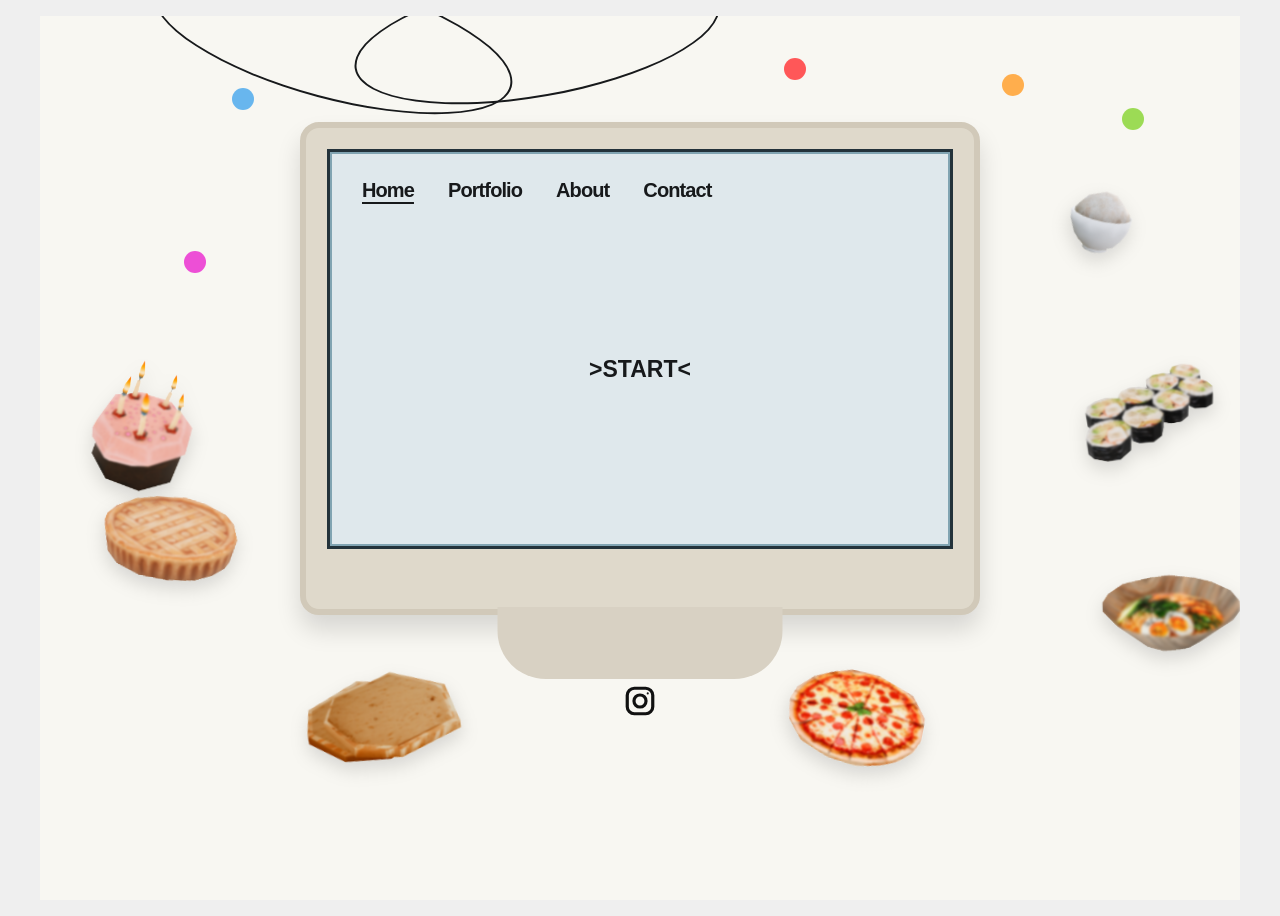
<file: home.html>
<!doctype html><html><head><meta charset="utf-8"><meta http-equiv="refresh" content="0;url=./index.html"><title>Yiktan's Portfolio</title></head><body><a href="./index.html">Open homepage</a></body></html>
</file>
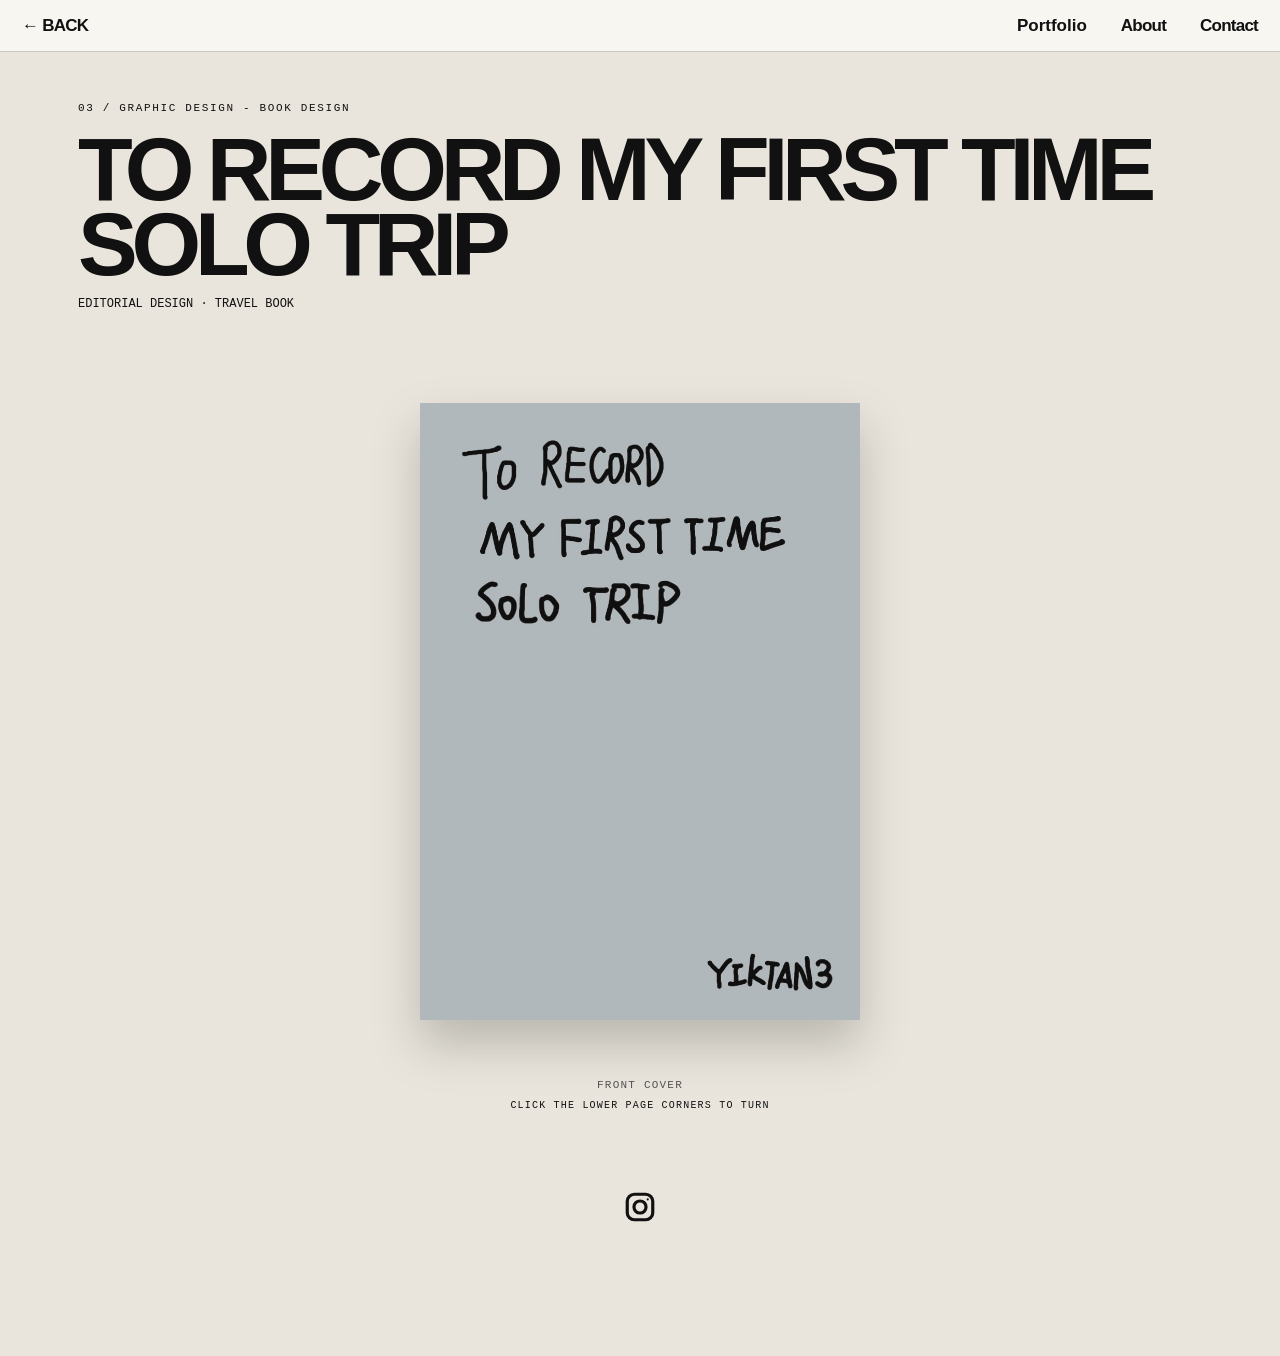
<file: travel-book.html>
<!doctype html>
<html lang="en">
<head>
<meta charset="utf-8">
<meta name="viewport" content="width=device-width,initial-scale=1">
<title>To Record My First Time Solo Trip</title>
<link rel="stylesheet" href="./site-nav.css">
<style>
*{box-sizing:border-box}
body{margin:0;background:#e9e5dc;color:#111;font-family:Arial,sans-serif}
.intro{max-width:1180px;margin:auto;padding:50px 28px 20px}
.kicker{font:11px "Courier New";letter-spacing:.15em}
.intro h1{font-size:clamp(44px,7vw,96px);line-height:.84;letter-spacing:-.07em;margin:18px 0 12px}
.intro p{font:12px/1.6 "Courier New"}
.reader{max-width:1180px;margin:15px auto 75px;padding:0 24px}
.book-stage{min-height:min(78vh,760px);display:flex;align-items:center;justify-content:center;perspective:2400px}
.book{position:relative;width:min(440px,78vw);aspect-ratio:436.535/612.283;filter:drop-shadow(0 24px 24px #0003);transition:width .45s,transform .3s;transform-style:preserve-3d}
.book.open{width:min(850px,92vw);aspect-ratio:873.07/612.283}
.book img{display:none;position:absolute;top:0;width:100%;height:100%;object-fit:contain;background:#fff;border:0;transition:transform .28s,filter .28s;backface-visibility:hidden}
.book img.single{display:block;left:0}
.book.open img.left-page,.book.open img.right-page{display:block;width:50%;height:100%}
.book.open img.left-page{left:0;clip-path:inset(0 1px 0 0)}
.book.open img.right-page{left:50%;clip-path:inset(0 0 0 1px)}
.inner-sheet{display:none;position:absolute;top:0;width:50%;height:100%;background:#b0b8bc;border:0}
.book.open.gray-left .inner-sheet{display:block;left:0}
.book.open.gray-right .inner-sheet{display:block;left:50%}
.book.open:after{content:"";position:absolute;top:0;bottom:0;left:50%;width:1px;transform:translateX(-.5px);background:#00000016;box-shadow:-3px 0 8px #00000010,3px 0 8px #00000010;z-index:8;pointer-events:none}
.corner{position:absolute;bottom:0;width:22%;height:27%;z-index:60;cursor:pointer;border:0;background:transparent;padding:0;appearance:none;-webkit-appearance:none;outline:0;color:transparent}
.corner-left{left:0}.corner-right{right:0}
.book.peel-right img.right-page,.book.peel-right img.single{transform-origin:left bottom;transform:perspective(1600px) rotateY(-7deg) rotateZ(-.45deg);clip-path:polygon(0 0,100% 0,100% 88%,93% 100%,0 100%);filter:drop-shadow(-12px 10px 9px #0004)}
.book.peel-left img.left-page,.book.peel-left img.single{transform-origin:right bottom;transform:perspective(1600px) rotateY(7deg) rotateZ(.45deg);clip-path:polygon(0 0,100% 0,100% 100%,7% 100%,0 88%);filter:drop-shadow(12px 10px 9px #0004)}
.turn-sheet{position:absolute;top:0;width:50%;height:100%;z-index:55;transform-style:preserve-3d;pointer-events:none;will-change:transform,filter;filter:drop-shadow(0 13px 13px #0006)}
.turn-sheet.forward{right:0;transform-origin:left center;animation:sheetForward 1.22s cubic-bezier(.24,.72,.14,1) forwards}
.turn-sheet.backward{left:0;transform-origin:right center;animation:sheetBackward 1.22s cubic-bezier(.24,.72,.14,1) forwards}
.turn-face{position:absolute;inset:0;background-color:#fff;background-repeat:no-repeat;background-position:center;background-size:contain;border:0;backface-visibility:hidden;-webkit-backface-visibility:hidden;overflow:hidden}
.turn-front{transform:translateZ(1px)}
.turn-back{transform:rotateY(180deg) translateZ(1px)}
.turn-face:after{content:"";position:absolute;inset:-2px;pointer-events:none}
.forward .turn-front:after{background:linear-gradient(90deg,#0000 0 39%,#fff9 61%,#343434a6 89%,#000c);animation:frontShade 1.22s ease-in-out forwards}
.forward .turn-back:after{background:linear-gradient(90deg,#000b,#2a2a2a88 10%,#fff8 48%,#0000 72%);animation:backShade 1.22s ease-in-out forwards}
.backward .turn-front:after{background:linear-gradient(270deg,#0000 0 39%,#fff9 61%,#343434a6 89%,#000c);animation:frontShade 1.22s ease-in-out forwards}
.backward .turn-back:after{background:linear-gradient(270deg,#000b,#2a2a2a88 10%,#fff8 48%,#0000 72%);animation:backShade 1.22s ease-in-out forwards}
.turn-sheet:after{content:"";position:absolute;top:2%;bottom:2%;width:22%;border-radius:62% 26% 26% 62%;background:linear-gradient(90deg,#fff0,#fff9 30%,#5559 74%,#000a);filter:blur(3px);opacity:0;animation:curlBand 1.22s ease-in-out}
.turn-sheet.forward:after{right:-1%}.turn-sheet.backward:after{left:-1%;transform:scaleX(-1)}
@keyframes sheetForward{0%{transform:perspective(1900px) rotateY(0) translateZ(0);clip-path:polygon(0 0,100% 0,100% 100%,0 100%)}18%{transform:perspective(1900px) rotateY(-19deg) translateY(-3px) scaleX(.985);clip-path:polygon(0 0,100% 0,100% 89%,96% 96%,89% 100%,0 100%)}46%{transform:perspective(1900px) rotateY(-87deg) translateY(-7px) scaleX(.91);clip-path:polygon(0 0,100% 1%,98% 71%,88% 93%,68% 100%,0 100%)}72%{transform:perspective(1900px) rotateY(-153deg) translateY(-2px) scaleX(.97);clip-path:polygon(0 0,100% 0,100% 100%,24% 98%,7% 89%)}100%{transform:perspective(1900px) rotateY(-180deg);clip-path:polygon(0 0,100% 0,100% 100%,0 100%)}}
@keyframes sheetBackward{0%{transform:perspective(1900px) rotateY(0) translateZ(0);clip-path:polygon(0 0,100% 0,100% 100%,0 100%)}18%{transform:perspective(1900px) rotateY(19deg) translateY(-3px) scaleX(.985);clip-path:polygon(0 0,100% 0,100% 100%,11% 100%,4% 96%,0 89%)}46%{transform:perspective(1900px) rotateY(87deg) translateY(-7px) scaleX(.91);clip-path:polygon(0 1%,100% 0,100% 100%,32% 100%,12% 93%,2% 71%)}72%{transform:perspective(1900px) rotateY(153deg) translateY(-2px) scaleX(.97);clip-path:polygon(0 0,100% 0,93% 89%,76% 98%,0 100%)}100%{transform:perspective(1900px) rotateY(180deg);clip-path:polygon(0 0,100% 0,100% 100%,0 100%)}}
@keyframes frontShade{0%,100%{opacity:0}21%{opacity:.3}49%{opacity:1}76%{opacity:.26}}
@keyframes backShade{0%,18%{opacity:0}49%{opacity:1}80%{opacity:.35}100%{opacity:0}}
@keyframes curlBand{0%,100%{opacity:0;transform:scaleX(.2)}37%,60%{opacity:1;transform:scaleX(1.25)}}
.counter{text-align:center;font:11px "Courier New";letter-spacing:.11em;margin-top:16px;color:#555}
.hint{text-align:center;font:10px "Courier New";letter-spacing:.12em;margin-top:9px}
@media(max-width:650px){.book-stage{min-height:62vh}.corner{width:28%;height:28%}.intro{padding-top:34px}}
</style>
</head>
<body>
<nav class="global-nav"><a class="nav-home" href="./graphic-design.html">&#8592; BACK</a><div class="global-portfolio"><button type="button">Portfolio</button><div class="global-menu"><a href="./media-art-surface-level.html">Media Art</a><a href="./graphic-design.html">Graphic Design</a><a href="./animation.html">Animation</a><a href="./drawings.html">Drawings</a></div></div><a href="./index.html#about">About</a><a href="./index.html#contact">Contact</a></nav>
<header class="intro"><div class="kicker">03 / GRAPHIC DESIGN - BOOK DESIGN</div><h1>TO RECORD MY FIRST TIME SOLO TRIP</h1><p>EDITORIAL DESIGN &middot; TRAVEL BOOK</p></header>
<main class="reader"><div class="book-stage"><div class="book"><div class="inner-sheet"></div><button class="corner corner-left" aria-label="Turn to previous spread"></button><button class="corner corner-right" aria-label="Turn to next spread"></button></div></div><div class="counter"></div><p class="hint">CLICK THE LOWER PAGE CORNERS TO TURN</p></main>
<script src="./content.js"></script><script>
const book=document.querySelector('.book');
for(let i=1;i<=48;i++){const img=document.createElement('img');img.src='graphic-design/travel-book/page-'+String(i).padStart(2,'0')+'.jpg';img.alt='Travel book page '+i;book.insertBefore(img,book.querySelector('.inner-sheet'))}
const pages=[...book.querySelectorAll('img')],counter=document.querySelector('.counter'),leftCorner=document.querySelector('.corner-left'),rightCorner=document.querySelector('.corner-right');const bookCopy=window.PORTFOLIO_CONTENT?.travelBookPage||{};
const spreads=[{left:null,right:2}];for(let left=3;left<=46;left+=2)spreads.push({left,right:left+1<=46?left+1:null});
const backState=spreads.length+1;let state=0,busy=false;
function spreadAt(n){return n>0&&n<backState?spreads[n-1]:null}
function render(){pages.forEach(p=>p.className='');book.className='book';if(state===0){pages[0].className='single';counter.textContent=bookCopy.frontCover||'FRONT COVER'}else if(state===backState){pages[47].src='graphic-design/travel-book/back-cover-collage.png';pages[47].className='single';counter.textContent=bookCopy.backCover||'BACK COVER'}else{book.classList.add('open');const s=spreadAt(state);if(s.left===null)book.classList.add('gray-left');else pages[s.left].className='left-page';if(s.right===null)book.classList.add('gray-right');else pages[s.right].className='right-page';counter.textContent=(s.left===null?(bookCopy.innerCover||'INNER COVER'):String(s.left+1).padStart(2,'0'))+' - '+(s.right===null?(bookCopy.innerCover||'INNER COVER'):String(s.right+1).padStart(2,'0'))}leftCorner.hidden=state===0;rightCorner.hidden=state===backState}
function pageVisual(n,side){if(n===0)return side==='right'?{src:pages[0].src,color:'#fff'}:{src:'',color:'#b0b8bc'};if(n===backState)return{src:'graphic-design/travel-book/back-cover-collage.png',color:'#b0b8bc'};const s=spreadAt(n),idx=side==='left'?s.left:s.right;return idx===null?{src:'',color:'#b0b8bc'}:{src:pages[idx].src,color:'#fff'}}
function applyVisual(face,visual){face.style.backgroundColor=visual.color;face.style.backgroundImage=visual.src?'url("'+visual.src+'")':'none'}
function turn(direction){if(busy)return;const target=state+(direction==='forward'?1:-1);if(target<0||target>backState)return;busy=true;const front=direction==='forward'?pageVisual(state,'right'):pageVisual(state,'left');const back=direction==='forward'?pageVisual(target,'left'):pageVisual(target,'right');const leaf=document.createElement('div');leaf.className='turn-sheet '+direction;const frontFace=document.createElement('div'),backFace=document.createElement('div');frontFace.className='turn-face turn-front';backFace.className='turn-face turn-back';applyVisual(frontFace,front);applyVisual(backFace,back);leaf.append(frontFace,backFace);state=target;render();book.appendChild(leaf);setTimeout(()=>{leaf.remove();busy=false},1080)}
rightCorner.onclick=e=>{e.stopPropagation();turn('forward')};leftCorner.onclick=e=>{e.stopPropagation();turn('backward')};rightCorner.onmouseenter=()=>book.classList.add('peel-right');rightCorner.onmouseleave=()=>book.classList.remove('peel-right');leftCorner.onmouseenter=()=>book.classList.add('peel-left');leftCorner.onmouseleave=()=>book.classList.remove('peel-left');addEventListener('keydown',e=>{if(e.key==='ArrowRight')turn('forward');if(e.key==='ArrowLeft')turn('backward')});render();
</script><script src="./site-nav.js"></script>
<script src="./content-loader.js"></script></body></html>
</file>
<file: about-icons.css>
.about-tools{width:100%;margin:16px auto 0;display:flex;flex-flow:row wrap;align-items:baseline;justify-content:flex-start;gap:5px 10px;text-align:left;color:#111;font:11px/1.45 Arial,sans-serif;letter-spacing:.025em}
.about-tools strong{margin-right:9px;font-weight:700;text-transform:uppercase;font-size:9px;letter-spacing:.12em;white-space:nowrap}
.about-tools span,.about-tools i{display:inline;font-style:normal;white-space:nowrap}
@media(max-width:700px){.about-tools{font-size:9px;line-height:1.45;gap:4px 7px}.about-tools strong{font-size:8px;margin-right:5px}}
</file>
<file: about-compact.css>
.about-card{padding:clamp(68px,8vw,84px) 34px 18px;overflow-y:auto;align-items:flex-start}
.about-card .card-back{left:22px;top:20px;font-size:15px}
.about-card .info-inner{width:100%;max-width:650px;margin:0 auto;transform:none;text-align:left}
.about-card .info-inner h2{font-size:clamp(26px,3.2vw,36px);line-height:1.02;margin:0 0 13px;text-align:left}
.about-card .info-inner h3{max-width:570px;font-size:clamp(17px,2.05vw,22px);line-height:1.22;margin:0 0 17px;text-align:left}
.about-card .info-inner p{max-width:620px;font-size:clamp(14px,1.58vw,17px);line-height:1.38;margin:0 0 14px;text-align:left}
.about-card .info-inner p:last-child{font-size:clamp(13px,1.4vw,16px);margin-top:18px;margin-bottom:0}
.about-card .about-tools{width:100%;margin:16px auto 0}
@media(max-width:700px){.about-card{padding:clamp(62px,16vw,74px) 14px 12px}.about-card .info-inner h2{font-size:clamp(23px,7.2vw,29px)}.about-card .info-inner h3{font-size:15px;margin-bottom:12px}.about-card .info-inner p{font-size:12px;line-height:1.32;margin-bottom:9px}.about-card .info-inner p:last-child{font-size:11px;margin-top:11px}.about-card .about-tools{margin-top:10px}}
</file>
<file: mini-interaction.css>
.monitor,.start{transition:opacity .42s ease,transform .42s cubic-bezier(.2,.75,.25,1)}
.mini-back{position:absolute;left:22px;top:20px;z-index:20;border:0;background:transparent;color:#111;padding:2px 0;font:700 12px Arial,sans-serif;letter-spacing:.01em;cursor:pointer;opacity:0;visibility:hidden;pointer-events:none;transition:opacity .28s ease,text-underline-offset .2s ease}
.mini-back:hover{text-decoration:underline;text-decoration-thickness:1px;text-underline-offset:5px}
.canvas.mini-mode .mini-back{opacity:1;visibility:visible;pointer-events:auto}
.canvas.mini-mode .monitor{opacity:0;transform:scale(.965) translateY(8px);pointer-events:none}
.canvas.mini-mode .start{opacity:0;transform:translate(-50%,calc(-50% + 5px));pointer-events:none}
.canvas.mini-mode .sticker-field{pointer-events:auto}
.canvas.mini-mode .sticker{cursor:pointer;left:var(--cx);top:var(--cy);width:var(--cw,var(--w));animation-name:clusterFloat;animation-duration:var(--cd,5s);animation-delay:var(--c-delay,0s);transition:left .7s cubic-bezier(.2,.78,.25,1),top .7s cubic-bezier(.2,.78,.25,1),width .7s cubic-bezier(.2,.78,.25,1)}
@keyframes clusterFloat{from{transform:translate(-7px,-8px) rotate(var(--r))}to{transform:translate(8px,9px) rotate(calc(var(--r) + 4deg))}}
.sticker.consumed{visibility:hidden;pointer-events:none}
.pop-ripple{position:absolute;z-index:6;width:18px;height:18px;margin:-9px 0 0 -9px;border:1px solid rgba(35,45,50,.32);border-radius:50%;pointer-events:none;animation:softRipple .32s ease-out forwards}
.pop-particle{position:absolute;z-index:6;width:5px;height:5px;margin:-2.5px 0 0 -2.5px;border:1px solid rgba(35,45,50,.2);border-radius:50%;pointer-events:none;animation:softParticle .3s ease-out forwards}
@keyframes softRipple{0%{opacity:.5;transform:scale(.45)}100%{opacity:0;transform:scale(4.5)}}
@keyframes softParticle{0%{opacity:.42;transform:translate(0,0) scale(1)}100%{opacity:0;transform:translate(var(--dx),var(--dy)) scale(.45)}}
.canvas.interaction-complete .sticker-field{opacity:0;pointer-events:none}
.canvas.interaction-complete .start{opacity:0;visibility:hidden;pointer-events:none}
@media(prefers-reduced-motion:reduce){.monitor,.start{transition-duration:.15s}.pop-ripple,.pop-particle{display:none}}
</file>
<file: site-nav.css>
.global-nav{position:sticky;top:0;z-index:1000;display:flex;align-items:center;gap:34px;min-height:52px;padding:8px 22px;background:rgba(248,247,242,.95);border-bottom:1px solid rgba(17,17,17,.2);backdrop-filter:blur(10px);font-family:"Arial Black",Arial,Helvetica,sans-serif;font-size:17px;font-weight:900;letter-spacing:-.045em}.global-nav .nav-home{margin-right:auto}.global-nav a,.global-nav button{color:#111;background:none;border:0;padding:6px 0;font:inherit;text-decoration:none;cursor:pointer}.global-nav a:hover,.global-nav button:hover{text-decoration:underline;text-decoration-thickness:2px;text-underline-offset:5px}.global-portfolio{position:relative}.global-menu{position:absolute;top:100%;right:0;min-width:205px;padding:12px 15px;background:#f8f7f2;border:2px solid #111;border-radius:9px;box-shadow:0 10px 22px #0002;display:none}.global-menu a{display:block;white-space:nowrap;line-height:1.7;font-size:15px;letter-spacing:-.035em}.global-portfolio:hover .global-menu,.global-portfolio:focus-within .global-menu,.global-portfolio.open .global-menu{display:block}@media(max-width:560px){.global-nav{gap:14px;padding:8px 12px;font-size:12px}.global-nav .nav-home{font-size:11px}.global-menu{right:auto;left:0}}
</file>
